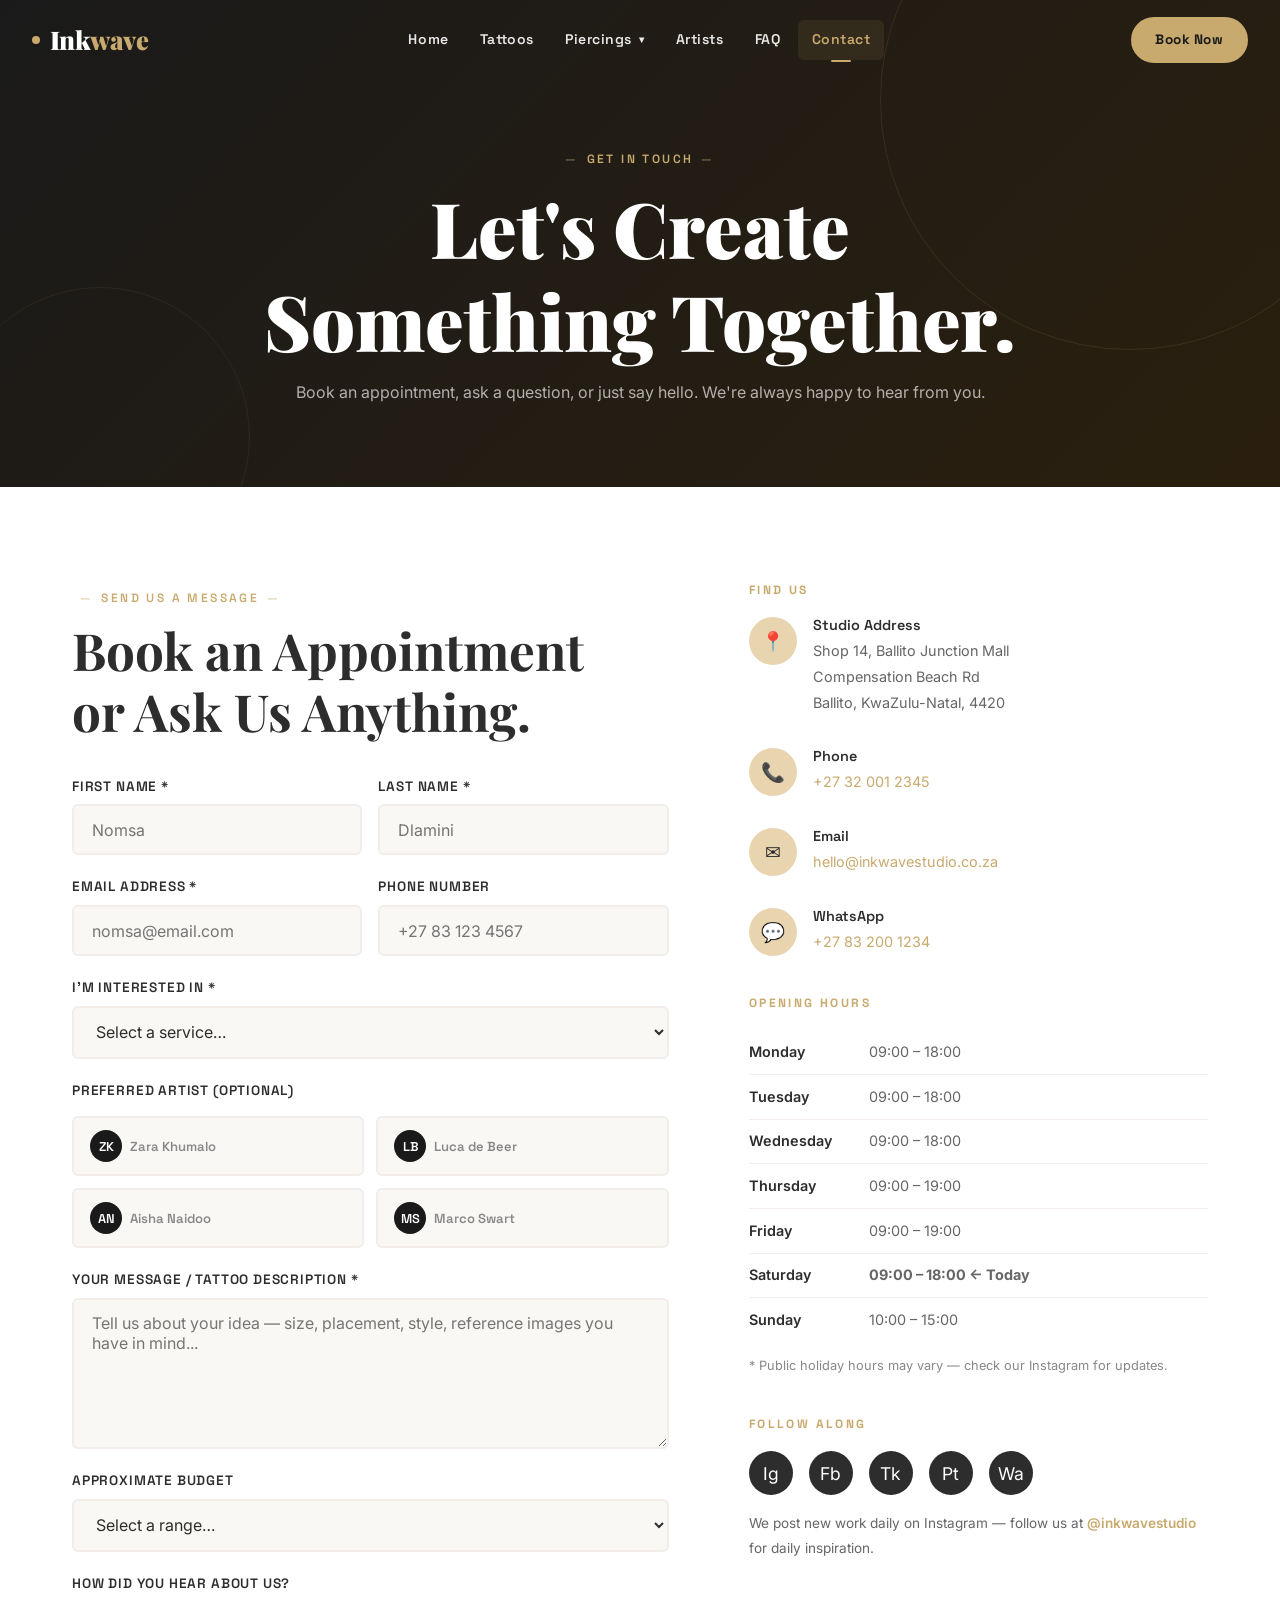
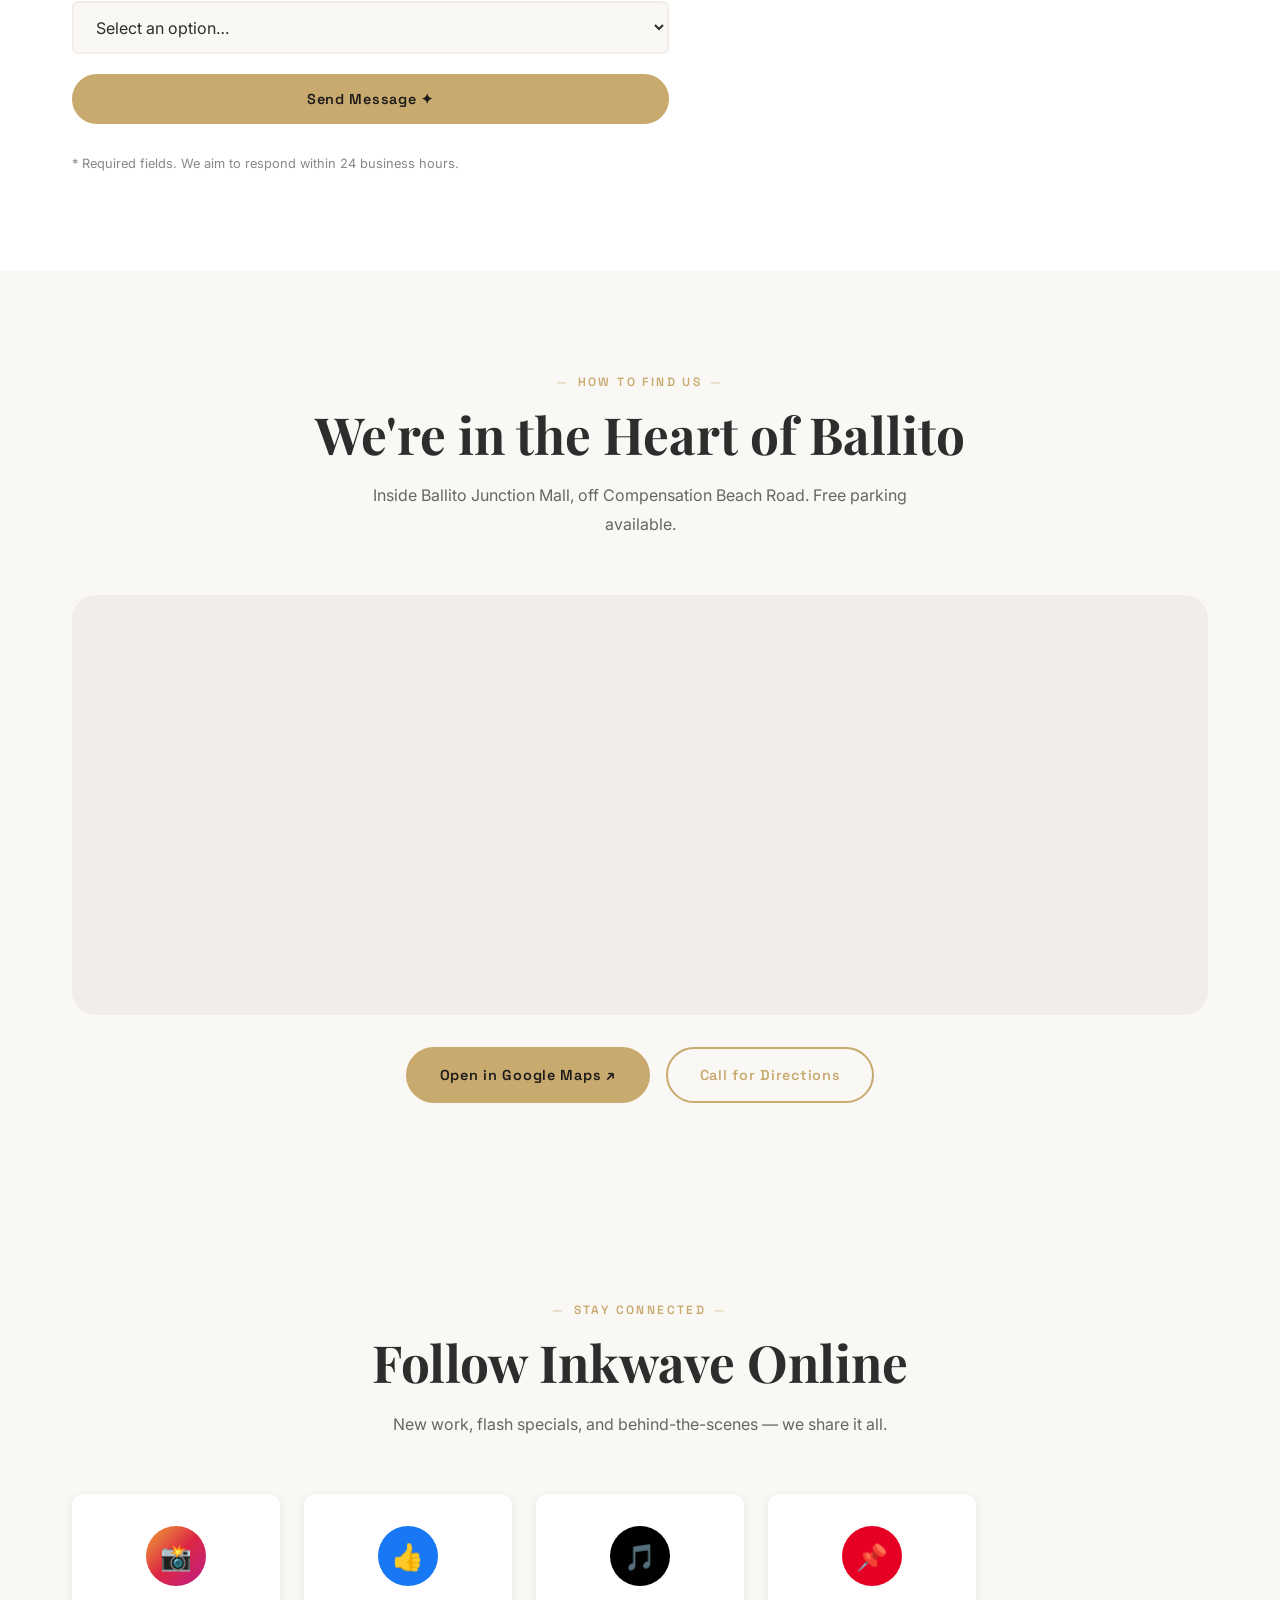
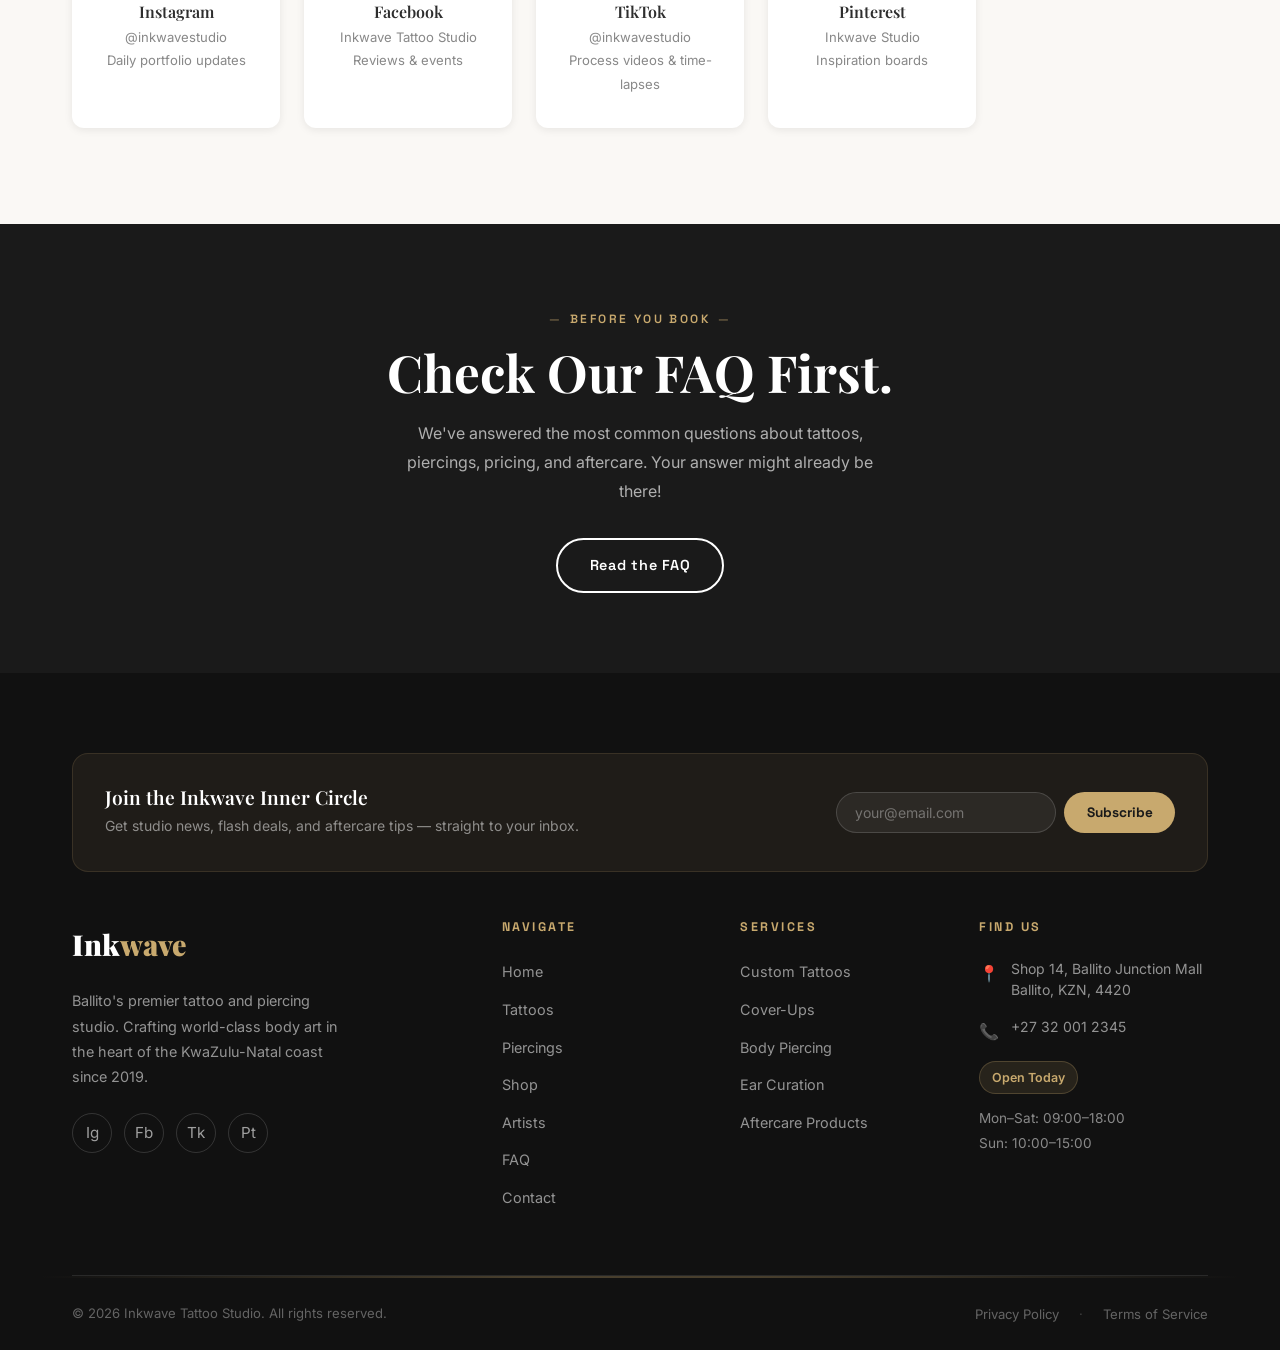
<file: contact.html>
<!DOCTYPE html>
<html lang="en">
<head>
  <meta charset="UTF-8" />
  <meta name="viewport" content="width=device-width, initial-scale=1.0" />
  <meta name="description" content="Contact Inkwave Tattoo Studio in Ballito — book an appointment, ask a question, or just say hi." />
  <title>Contact | Inkwave Tattoo Studio</title>

  <link rel="preconnect" href="https://fonts.googleapis.com" />
  <link rel="preconnect" href="https://fonts.gstatic.com" crossorigin />
  <link href="https://fonts.googleapis.com/css2?family=Playfair+Display:wght@400;600;700;900&family=Inter:wght@300;400;500;600&family=Space+Grotesk:wght@400;500;600;700&display=swap" rel="stylesheet" />

  <link rel="stylesheet" href="css/global.css" />
  <link rel="stylesheet" href="css/navbar.css" />
  <link rel="stylesheet" href="css/footer.css" />

  <style>
    /* ── Contact page specific styles ── */

    /* Hero banner for contact page */
    .contact-hero {
      background: linear-gradient(135deg, var(--clr-dark) 0%, #2a1f0e 100%);
      padding: 9rem 2rem 5rem;
      text-align: center;
      position: relative;
      overflow: hidden;
    }

    /* Decorative gold circle shapes */
    .contact-hero::before {
      content: '';
      position: absolute;
      width: 500px;
      height: 500px;
      border-radius: 50%;
      border: 1px solid rgba(200,169,110,0.12);
      top: -150px;
      right: -100px;
    }

    .contact-hero::after {
      content: '';
      position: absolute;
      width: 300px;
      height: 300px;
      border-radius: 50%;
      border: 1px solid rgba(200,169,110,0.08);
      bottom: -100px;
      left: -50px;
    }

    .contact-hero h1 {
      color: #ffffff;
      position: relative;
      z-index: 1;
    }

    .contact-hero p {
      color: rgba(255,255,255,0.65);
      position: relative;
      z-index: 1;
      max-width: 100%;
      margin: 0.75rem auto 0;
    }

    /* ── Map embed placeholder ── */
    .map-container {
      width: 100%;
      height: 320px;
      border-radius: var(--radius-lg);
      overflow: hidden;
      background: var(--clr-light-grey);
      position: relative;
    }

    .map-container iframe {
      width: 100%;
      height: 100%;
      border: none;
    }

    /* Map fallback if iframe blocked */
    .map-placeholder {
      width: 100%;
      height: 100%;
      display: flex;
      flex-direction: column;
      align-items: center;
      justify-content: center;
      gap: 0.75rem;
      background: linear-gradient(135deg, var(--clr-light-grey), #e0d5c5);
      font-family: var(--ff-display);
    }

    .map-placeholder span {
      font-size: 2.5rem;
    }

    .map-placeholder p {
      font-size: 0.9rem;
      font-weight: 600;
      color: var(--clr-mid-grey);
    }

    /* ── Hours table ── */
    .hours-table {
      width: 100%;
      border-collapse: collapse;
      font-size: 0.9rem;
    }

    .hours-table tr {
      border-bottom: 1px solid var(--clr-light-grey);
    }

    .hours-table tr:last-child {
      border-bottom: none;
    }

    .hours-table td {
      padding: 0.6rem 0;
      color: var(--clr-text-light);
    }

    .hours-table td:first-child {
      font-weight: 600;
      color: var(--clr-accent);
      width: 120px;
    }

    .hours-today {
      color: #2d8a5e !important;
      font-weight: 700 !important;
    }

    /* ── Artist quick-select ── */
    .artist-select-grid {
      display: grid;
      grid-template-columns: repeat(2, 1fr);
      gap: 0.75rem;
      margin-top: 0.5rem;
    }

    .artist-select-btn {
      padding: 0.75rem 1rem;
      border: 2px solid var(--clr-light-grey);
      border-radius: var(--radius-sm);
      background: var(--clr-off-white);
      cursor: pointer;
      font-family: var(--ff-display);
      font-size: 0.82rem;
      font-weight: 600;
      color: var(--clr-mid-grey);
      text-align: left;
      transition: var(--transition);
      display: flex;
      align-items: center;
      gap: 0.5rem;
    }

    .artist-select-btn:hover,
    .artist-select-btn.selected {
      border-color: var(--clr-primary);
      color: var(--clr-primary-dark);
      background: var(--clr-primary-light);
    }

    .artist-select-btn .artist-init {
      width: 32px;
      height: 32px;
      border-radius: 50%;
      background: var(--clr-dark);
      color: var(--clr-white);
      display: flex;
      align-items: center;
      justify-content: center;
      font-size: 0.8rem;
      flex-shrink: 0;
    }

    /* ── Social section ── */
    .social-section {
      background: var(--clr-off-white);
      padding: var(--section-padding);
    }

    .social-cards {
      display: grid;
      grid-template-columns: repeat(auto-fill, minmax(200px, 1fr));
      gap: 1.5rem;
    }

    .social-card {
      background: var(--clr-white);
      border-radius: var(--radius-md);
      padding: 2rem 1.5rem;
      text-align: center;
      box-shadow: var(--shadow-sm);
      transition: var(--transition);
      text-decoration: none;
      display: block;
    }

    .social-card:hover {
      box-shadow: var(--shadow-md);
      transform: translateY(-6px);
    }

    .social-card-icon {
      width: 60px;
      height: 60px;
      border-radius: 50%;
      margin: 0 auto 1rem;
      display: flex;
      align-items: center;
      justify-content: center;
      font-size: 1.6rem;
    }

    .social-card-icon.instagram { background: linear-gradient(135deg, #f09433, #e6683c, #dc2743, #cc2366, #bc1888); }
    .social-card-icon.facebook  { background: #1877f2; }
    .social-card-icon.tiktok    { background: #010101; }
    .social-card-icon.pinterest { background: #e60023; }

    .social-card h4 {
      font-size: 1rem;
      margin-bottom: 0.25rem;
    }

    .social-card p {
      font-size: 0.82rem;
      color: var(--clr-mid-grey);
    }

    /* Responsive */
    @media (max-width: 768px) {
      .contact-grid {
        grid-template-columns: 1fr !important;
        gap: 2.5rem;
      }

      .artist-select-grid {
        grid-template-columns: 1fr;
      }
      
      .form-row {
        grid-template-columns: 1fr !important;
      }
      
      .container {
        padding-left: 1rem;
        padding-right: 1rem;
        overflow-x: hidden;
      }
    }
  </style>
</head>
<body>

  <!-- NAVBAR -->
  <nav class="navbar" role="navigation" aria-label="Main navigation">
    <a href="index.html" class="nav-logo">
      <div class="nav-logo-mark"></div>
      <span class="nav-logo-text">Ink<span>wave</span></span>
    </a>
    <ul class="nav-links">
      <li class="nav-item"><a href="index.html" class="nav-link" data-page="index.html">Home</a></li>
      <li class="nav-item"><a href="tattoos.html" class="nav-link" data-page="tattoos.html">Tattoos</a></li>
      <li class="nav-item has-dropdown">
        <a href="piercings.html" class="nav-link" data-page="piercings.html">
          Piercings <span class="caret">▾</span>
        </a>
        <ul class="dropdown-menu" role="menu">
          <li><a href="piercings.html" role="menuitem">Services</a></li>
          <li><a href="shop.html" role="menuitem">Shop</a></li>
        </ul>
      </li>
      <li class="nav-item"><a href="artists.html" class="nav-link" data-page="artists.html">Artists</a></li>
      <li class="nav-item"><a href="faq.html" class="nav-link" data-page="faq.html">FAQ</a></li>
      <li class="nav-item"><a href="contact.html" class="nav-link" data-page="contact.html">Contact</a></li>
    </ul>
    <a href="contact.html" class="nav-cta">Book Now</a>
    <button class="hamburger" aria-label="Toggle mobile menu"><span></span><span></span><span></span></button>
  </nav>

  <div class="mobile-nav" role="dialog" aria-modal="true">
    <ul class="mobile-nav-links">
      <li><a href="index.html">Home</a></li>
      <li><a href="tattoos.html">Tattoos</a></li>
      <li>
        <span class="mobile-dropdown-toggle">Piercings <span class="mobile-caret" style="display:inline-block;transition:transform .3s;">▾</span></span>
        <ul class="mobile-sub">
          <li><a href="piercings.html">Services</a></li>
          <li><a href="shop.html">Shop</a></li>
        </ul>
      </li>
      <li><a href="artists.html">Artists</a></li>
      <li><a href="faq.html">FAQ</a></li>
      <li><a href="contact.html">Contact</a></li>
    </ul>
    <a href="contact.html" class="mobile-nav-cta">Book an Appointment</a>
    <div class="mobile-nav-social">
      <a href="#" aria-label="Instagram">Ig</a>
      <a href="#" aria-label="Facebook">Fb</a>
      <a href="#" aria-label="TikTok">Tk</a>
    </div>
  </div>


  <!-- ══════════════════════════════════════════
       CONTACT HERO
  ══════════════════════════════════════════ -->
  <div class="contact-hero" aria-label="Contact page header" style="padding-left:1rem;padding-right:1rem;">
    <span class="section-label" style="color:var(--clr-primary);position:relative;z-index:1;">Get in Touch</span>
    <h1>Let's Create<br>Something Together.</h1>
    <p>Book an appointment, ask a question, or just say hello. We're always happy to hear from you.</p>
  </div>


  <!-- ══════════════════════════════════════════
       CONTACT FORM + INFO
  ══════════════════════════════════════════ -->
  <section class="section" aria-label="Contact form and info">
    <div class="container">
      <div class="contact-grid" style="display:grid;grid-template-columns:1.3fr 1fr;gap:5rem;align-items:start;">

        <!-- Left: FORM -->
        <div class="reveal-left">
          <span class="section-label">Send Us a Message</span>
          <h2 style="margin-bottom:2rem;">Book an Appointment<br>or Ask Us Anything.</h2>

          <form class="contact-form" novalidate aria-label="Contact and booking form">

            <!-- Name row -->
            <div class="form-row" style="display:grid;grid-template-columns:1fr 1fr;gap:1rem;">
              <div class="form-group">
                <label for="firstName">First Name *</label>
                <input type="text" id="firstName" name="firstName" placeholder="Nomsa" required autocomplete="given-name" />
              </div>
              <div class="form-group">
                <label for="lastName">Last Name *</label>
                <input type="text" id="lastName" name="lastName" placeholder="Dlamini" required autocomplete="family-name" />
              </div>
            </div>

            <!-- Email & Phone row -->
            <div class="form-row" style="display:grid;grid-template-columns:1fr 1fr;gap:1rem;">
              <div class="form-group">
                <label for="email">Email Address *</label>
                <input type="email" id="email" name="email" placeholder="nomsa@email.com" required autocomplete="email" />
              </div>
              <div class="form-group">
                <label for="phone">Phone Number</label>
                <input type="tel" id="phone" name="phone" placeholder="+27 83 123 4567" autocomplete="tel" />
              </div>
            </div>

            <!-- Service type -->
            <div class="form-group">
              <label for="service">I'm Interested In *</label>
              <select id="service" name="service" required>
                <option value="" disabled selected>Select a service…</option>
                <option value="tattoo-new">New Tattoo</option>
                <option value="tattoo-coverup">Cover-Up Tattoo</option>
                <option value="tattoo-touchup">Touch-Up / Healing Check</option>
                <option value="piercing">Body / Ear Piercing</option>
                <option value="ear-curation">Ear Curation Consultation</option>
                <option value="jewellery">Jewellery Change</option>
                <option value="other">Other / General Enquiry</option>
              </select>
            </div>

            <!-- Artist preference -->
            <div class="form-group">
              <label>Preferred Artist (optional)</label>
              <div class="artist-select-grid">
                <button type="button" class="artist-select-btn" data-artist="zara">
                  <span class="artist-init">ZK</span>
                  Zara Khumalo
                </button>
                <button type="button" class="artist-select-btn" data-artist="luca">
                  <span class="artist-init">LB</span>
                  Luca de Beer
                </button>
                <button type="button" class="artist-select-btn" data-artist="aisha">
                  <span class="artist-init">AN</span>
                  Aisha Naidoo
                </button>
                <button type="button" class="artist-select-btn" data-artist="marco">
                  <span class="artist-init">MS</span>
                  Marco Swart
                </button>
              </div>
              <!-- Hidden input to store artist selection -->
              <input type="hidden" id="selectedArtist" name="artist" value="" />
            </div>

            <!-- Message -->
            <div class="form-group">
              <label for="message">Your Message / Tattoo Description *</label>
              <textarea
                id="message"
                name="message"
                placeholder="Tell us about your idea — size, placement, style, reference images you have in mind..."
                required
                rows="6"
              ></textarea>
            </div>

            <!-- Budget -->
            <div class="form-group">
              <label for="budget">Approximate Budget</label>
              <select id="budget" name="budget">
                <option value="" disabled selected>Select a range…</option>
                <option>Under R 1,000</option>
                <option>R 1,000 – R 2,500</option>
                <option>R 2,500 – R 5,000</option>
                <option>R 5,000 – R 10,000</option>
                <option>R 10,000+</option>
              </select>
            </div>

            <!-- How did you hear -->
            <div class="form-group">
              <label for="source">How did you hear about us?</label>
              <select id="source" name="source">
                <option value="" disabled selected>Select an option…</option>
                <option>Instagram</option>
                <option>TikTok</option>
                <option>Facebook</option>
                <option>Google Search</option>
                <option>Word of mouth / friend</option>
                <option>Walk-past the studio</option>
                <option>Other</option>
              </select>
            </div>

            <!-- Submit -->
            <button type="submit" class="btn btn-primary" style="align-self:flex-start;width:100%;justify-content:center;">
              Send Message ✦
            </button>

            <p style="font-size:.8rem;color:var(--clr-mid-grey);margin-top:.5rem;">
              * Required fields. We aim to respond within 24 business hours.
            </p>

          </form>
        </div>

        <!-- Right: INFO -->
        <div class="reveal-right" style="display:flex;flex-direction:column;gap:2.5rem;">

          <!-- Location -->
          <div>
            <h4 style="font-family:var(--ff-display);font-size:.75rem;font-weight:700;letter-spacing:.2em;text-transform:uppercase;color:var(--clr-primary);margin-bottom:1.25rem;">Find Us</h4>

            <div class="contact-info">
              <div class="contact-info-item">
                <div class="contact-icon">📍</div>
                <div>
                  <h4>Studio Address</h4>
                  <p>Shop 14, Ballito Junction Mall<br>Compensation Beach Rd<br>Ballito, KwaZulu-Natal, 4420</p>
                </div>
              </div>
              <div class="contact-info-item">
                <div class="contact-icon">📞</div>
                <div>
                  <h4>Phone</h4>
                  <p><a href="tel:+27320012345" style="color:var(--clr-primary);">+27 32 001 2345</a></p>
                </div>
              </div>
              <div class="contact-info-item">
                <div class="contact-icon">✉</div>
                <div>
                  <h4>Email</h4>
                  <p><a href="mailto:hello@inkwavestudio.co.za" style="color:var(--clr-primary);">hello@inkwavestudio.co.za</a></p>
                </div>
              </div>
              <div class="contact-info-item">
                <div class="contact-icon">💬</div>
                <div>
                  <h4>WhatsApp</h4>
                  <p><a href="https://wa.me/27832001234" style="color:var(--clr-primary);">+27 83 200 1234</a></p>
                </div>
              </div>
            </div>
          </div>

          <!-- Opening Hours -->
          <div>
            <h4 style="font-family:var(--ff-display);font-size:.75rem;font-weight:700;letter-spacing:.2em;text-transform:uppercase;color:var(--clr-primary);margin-bottom:1.25rem;">Opening Hours</h4>
            <table class="hours-table" aria-label="Studio opening hours">
              <tbody>
                <tr><td>Monday</td><td>09:00 – 18:00</td></tr>
                <tr><td>Tuesday</td><td>09:00 – 18:00</td></tr>
                <tr><td>Wednesday</td><td>09:00 – 18:00</td></tr>
                <tr><td>Thursday</td><td>09:00 – 19:00</td></tr>
                <tr class="hours-today"><td>Friday</td><td>09:00 – 19:00 ← Today</td></tr>
                <tr><td>Saturday</td><td>09:00 – 18:00</td></tr>
                <tr><td>Sunday</td><td>10:00 – 15:00</td></tr>
              </tbody>
            </table>
            <p style="font-size:.8rem;margin-top:.75rem;color:var(--clr-mid-grey);">
              * Public holiday hours may vary — check our Instagram for updates.
            </p>
          </div>

          <!-- Social links -->
          <div>
            <h4 style="font-family:var(--ff-display);font-size:.75rem;font-weight:700;letter-spacing:.2em;text-transform:uppercase;color:var(--clr-primary);margin-bottom:1.25rem;">Follow Along</h4>
            <div class="social-links">
              <a href="#" class="social-link" aria-label="Instagram" title="Instagram">Ig</a>
              <a href="#" class="social-link" aria-label="Facebook" title="Facebook">Fb</a>
              <a href="#" class="social-link" aria-label="TikTok" title="TikTok">Tk</a>
              <a href="#" class="social-link" aria-label="Pinterest" title="Pinterest">Pt</a>
              <a href="#" class="social-link" aria-label="WhatsApp" title="WhatsApp">Wa</a>
            </div>
            <p style="font-size:.85rem;margin-top:1rem;">
              We post new work daily on Instagram — follow us at
              <a href="#" style="color:var(--clr-primary);font-weight:600;">@inkwavestudio</a>
              for daily inspiration.
            </p>
          </div>

        </div><!-- /info column -->
      </div><!-- /contact-grid -->
    </div><!-- /container -->
  </section>


  <!-- ══════════════════════════════════════════
       MAP SECTION
  ══════════════════════════════════════════ -->
  <section class="section section-light" aria-label="Studio location map">
    <div class="container">
      <div class="section-header reveal">
        <span class="section-label">How to Find Us</span>
        <h2>We're in the Heart of Ballito</h2>
        <p>Inside Ballito Junction Mall, off Compensation Beach Road. Free parking available.</p>
      </div>

      <div class="map-container reveal" style="height:420px;">
        <!-- Google Maps embed (replace src with real embed URL for production) -->
        <iframe
          title="Inkwave Studio location map"
          src="https://www.google.com/maps/embed?pb=!1m18!1m12!1m3!1d3462.0!2d32.0488!3d-29.5390!2m3!1f0!2f0!3f0!3m2!1i1024!2i768!4f13.1!3m3!1m2!1s0x0%3A0x0!2sInkwave+Tattoo+Studio!5e0!3m2!1sen!2sza!4v1680000000000!5m2!1sen!2sza"
          allowfullscreen=""
          loading="lazy"
          referrerpolicy="no-referrer-when-downgrade"
          aria-label="Map showing Inkwave Tattoo Studio location in Ballito"
        ></iframe>
      </div>

      <div style="display:flex;gap:1rem;justify-content:center;margin-top:2rem;" class="reveal">
        <a
          href="https://www.google.com/maps/search/Ballito+Junction+Mall,+Ballito"
          target="_blank"
          rel="noopener"
          class="btn btn-primary"
        >
          Open in Google Maps ↗
        </a>
        <a href="tel:+27320012345" class="btn btn-outline">Call for Directions</a>
      </div>
    </div>
  </section>


  <!-- ══════════════════════════════════════════
       SOCIAL MEDIA SECTION
  ══════════════════════════════════════════ -->
  <section class="social-section" aria-label="Social media links">
    <div class="container">
      <div class="section-header reveal">
        <span class="section-label">Stay Connected</span>
        <h2>Follow Inkwave Online</h2>
        <p>New work, flash specials, and behind-the-scenes — we share it all.</p>
      </div>

      <div class="social-cards">

        <a href="#" class="social-card reveal delay-1" aria-label="Follow Inkwave on Instagram">
          <div class="social-card-icon instagram">📸</div>
          <h4>Instagram</h4>
          <p>@inkwavestudio<br>Daily portfolio updates</p>
        </a>

        <a href="#" class="social-card reveal delay-2" aria-label="Follow Inkwave on Facebook">
          <div class="social-card-icon facebook">👍</div>
          <h4>Facebook</h4>
          <p>Inkwave Tattoo Studio<br>Reviews &amp; events</p>
        </a>

        <a href="#" class="social-card reveal delay-3" aria-label="Follow Inkwave on TikTok">
          <div class="social-card-icon tiktok">🎵</div>
          <h4>TikTok</h4>
          <p>@inkwavestudio<br>Process videos &amp; time-lapses</p>
        </a>

        <a href="#" class="social-card reveal delay-4" aria-label="Follow Inkwave on Pinterest">
          <div class="social-card-icon pinterest">📌</div>
          <h4>Pinterest</h4>
          <p>Inkwave Studio<br>Inspiration boards</p>
        </a>

      </div>
    </div>
  </section>


  <!-- ══════════════════════════════════════════
       FAQ TEASER
  ══════════════════════════════════════════ -->
  <section style="background:var(--clr-dark);padding:5rem 2rem;text-align:center;" aria-label="FAQ link">
    <div class="container reveal">
      <span class="section-label" style="color:var(--clr-primary);">Before You Book</span>
      <h2 style="color:#fff;margin-bottom:1rem;">Check Our FAQ First.</h2>
      <p style="color:rgba(255,255,255,.65);max-width:480px;margin:0 auto 2rem;">
        We've answered the most common questions about tattoos, piercings, pricing,
        and aftercare. Your answer might already be there!
      </p>
      <a href="faq.html" class="btn btn-outline-white">Read the FAQ</a>
    </div>
  </section>


  <!-- FOOTER -->
  <footer class="footer" role="contentinfo">
    <div class="container">
      <div class="footer-newsletter">
        <div>
          <h4>Join the Inkwave Inner Circle</h4>
          <p>Get studio news, flash deals, and aftercare tips — straight to your inbox.</p>
        </div>
        <form class="newsletter-form" aria-label="Newsletter signup">
          <input type="email" placeholder="your@email.com" required aria-label="Email address" />
          <button type="submit">Subscribe</button>
        </form>
      </div>
      <div class="footer-grid">
        <div class="footer-brand">
          <a href="index.html" class="footer-logo">Ink<span>wave</span></a>
          <p>Ballito's premier tattoo and piercing studio. Crafting world-class body art in the heart of the KwaZulu-Natal coast since 2019.</p>
          <div class="footer-social">
            <a href="#" aria-label="Instagram">Ig</a>
            <a href="#" aria-label="Facebook">Fb</a>
            <a href="#" aria-label="TikTok">Tk</a>
            <a href="#" aria-label="Pinterest">Pt</a>
          </div>
        </div>
        <div class="footer-col">
          <h4>Navigate</h4>
          <ul>
            <li><a href="index.html">Home</a></li>
            <li><a href="tattoos.html">Tattoos</a></li>
            <li><a href="piercings.html">Piercings</a></li>
            <li><a href="shop.html">Shop</a></li>
            <li><a href="artists.html">Artists</a></li>
            <li><a href="faq.html">FAQ</a></li>
            <li><a href="contact.html">Contact</a></li>
          </ul>
        </div>
        <div class="footer-col">
          <h4>Services</h4>
          <ul>
            <li><a href="tattoos.html">Custom Tattoos</a></li>
            <li><a href="tattoos.html">Cover-Ups</a></li>
            <li><a href="piercings.html">Body Piercing</a></li>
            <li><a href="piercings.html">Ear Curation</a></li>
            <li><a href="shop.html">Aftercare Products</a></li>
          </ul>
        </div>
        <div class="footer-col">
          <h4>Find Us</h4>
          <div class="footer-contact-list">
            <div class="footer-contact-item">
              <span class="footer-icon">📍</span>
              <p>Shop 14, Ballito Junction Mall<br>Ballito, KZN, 4420</p>
            </div>
            <div class="footer-contact-item">
              <span class="footer-icon">📞</span>
              <a href="tel:+27320012345">+27 32 001 2345</a>
            </div>
            <div>
              <div class="footer-hours">Open Today</div>
              <p style="font-size:.85rem;color:rgba(255,255,255,.5);">Mon–Sat: 09:00–18:00<br>Sun: 10:00–15:00</p>
            </div>
          </div>
        </div>
      </div>
    </div>
    <div class="footer-accent-strip"></div>
    <div class="container">
      <div class="footer-bottom">
        <p>© 2026 Inkwave Tattoo Studio. All rights reserved.</p>
        <div class="footer-bottom-links">
          <a href="#">Privacy Policy</a>
          <a href="#">Terms of Service</a>
        </div>
      </div>
    </div>
  </footer>

  <script src="js/main.js"></script>

  <script>
    /* Artist selector button toggle */
    const artistBtns = document.querySelectorAll('.artist-select-btn');
    const artistInput = document.getElementById('selectedArtist');

    artistBtns.forEach(btn => {
      btn.addEventListener('click', () => {
        artistBtns.forEach(b => b.classList.remove('selected'));
        btn.classList.add('selected');
        if (artistInput) artistInput.value = btn.dataset.artist || '';
      });
    });

    /* Mark today's hours row dynamically */
    (function markToday() {
      const days = ['Sunday','Monday','Tuesday','Wednesday','Thursday','Friday','Saturday'];
      const today = days[new Date().getDay()];
      const cells = document.querySelectorAll('.hours-table td:first-child');
      cells.forEach(cell => {
        if (cell.textContent.trim() === today) {
          const row = cell.parentElement;
          row.classList.add('hours-today');
          const timeCell = row.querySelector('td:last-child');
          if (timeCell && !timeCell.textContent.includes('← Today')) {
            timeCell.textContent += ' ← Today';
          }
        } else {
          cell.parentElement.classList.remove('hours-today');
          const timeCell = cell.parentElement.querySelector('td:last-child');
          if (timeCell) {
            timeCell.textContent = timeCell.textContent.replace(' ← Today', '');
          }
        }
      });
    })();
  </script>

</body>
</html>
</file>
<file: css/global.css>
/* ============================================================
   GLOBAL CSS — Inkwave Tattoo Studio, Ballito
   Handles: reset, typography, layout utilities, sections,
            animations, buttons, cards, responsive helpers
   ============================================================ */

/* ── Google Fonts ── */
@import url('https://fonts.googleapis.com/css2?family=Playfair+Display:wght@400;600;700;900&family=Inter:wght@300;400;500;600&family=Space+Grotesk:wght@400;500;600;700&display=swap');

/* ── CSS Variables ── */
:root {
  /* Brand Colors */
  --clr-primary:       #c8a96e;   /* warm gold */
  --clr-primary-dark:  #a8854a;
  --clr-primary-light: #e8d5b0;
  --clr-accent:        #2d2d2d;   /* near-black */
  --clr-dark:          #1a1a1a;
  --clr-white:         #ffffff;
  --clr-off-white:     #faf8f5;
  --clr-light-grey:    #f2ede8;
  --clr-mid-grey:      #888888;
  --clr-text:          #2d2d2d;
  --clr-text-light:    #666666;

  /* Typography */
  --ff-heading:  'Playfair Display', serif;
  --ff-body:     'Inter', sans-serif;
  --ff-display:  'Space Grotesk', sans-serif;

  /* Spacing */
  --section-padding: 6rem 2rem;
  --container-max:   1200px;

  /* Transitions */
  --transition: all 0.35s cubic-bezier(0.4, 0, 0.2, 1);
  --transition-slow: all 0.6s cubic-bezier(0.4, 0, 0.2, 1);

  /* Shadows */
  --shadow-sm:  0 2px 8px rgba(0,0,0,0.08);
  --shadow-md:  0 8px 30px rgba(0,0,0,0.12);
  --shadow-lg:  0 20px 60px rgba(0,0,0,0.18);

  /* Border Radius */
  --radius-sm:  6px;
  --radius-md:  12px;
  --radius-lg:  24px;
}

/* ── Reset & Base ── */
*, *::before, *::after {
  box-sizing: border-box;
  margin: 0;
  padding: 0;
}

html {
  scroll-behavior: smooth;
  font-size: 16px;
}

body {
  font-family: var(--ff-body);
  color: var(--clr-text);
  background-color: var(--clr-white);
  line-height: 1.7;
  overflow-x: hidden;
}

img {
  max-width: 100%;
  height: auto;
  display: block;
}

a {
  color: inherit;
  text-decoration: none;
}

ul {
  list-style: none;
}

/* ── Container ── */
.container {
  width: 100%;
  max-width: var(--container-max);
  margin: 0 auto;
  padding: 0 2rem;
}

/* ── Typography ── */
h1, h2, h3, h4, h5 {
  font-family: var(--ff-heading);
  line-height: 1.2;
  color: var(--clr-accent);
}

h1 { font-size: clamp(2.5rem, 6vw, 5rem); font-weight: 900; }
h2 { font-size: clamp(2rem, 4vw, 3.2rem); font-weight: 700; }
h3 { font-size: clamp(1.4rem, 2.5vw, 2rem); font-weight: 600; }
h4 { font-size: 1.2rem; font-weight: 600; }

p {
  font-size: 1rem;
  color: var(--clr-text-light);
  line-height: 1.8;
}

/* ── Section Layout ── */
.section {
  padding: var(--section-padding);
}

.section-light {
  background-color: var(--clr-off-white);
}

.section-dark {
  background-color: var(--clr-accent);
}

.section-gold {
  background-color: var(--clr-primary);
}

/* ── Section Header (centered label + title) ── */
.section-header {
  text-align: center;
  margin-bottom: 3.5rem;
}

.section-label {
  display: inline-block;
  font-family: var(--ff-display);
  font-size: 0.75rem;
  font-weight: 600;
  letter-spacing: 0.2em;
  text-transform: uppercase;
  color: var(--clr-primary);
  margin-bottom: 0.75rem;
}

.section-label::before,
.section-label::after {
  content: '—';
  margin: 0 0.5rem;
  opacity: 0.5;
}

.section-header h2 {
  margin-bottom: 1rem;
}

.section-header p {
  max-width: 600px;
  margin: 0 auto;
}

/* ── Buttons ── */
.btn {
  display: inline-flex;
  align-items: center;
  gap: 0.5rem;
  padding: 0.85rem 2rem;
  border-radius: 50px;
  font-family: var(--ff-display);
  font-size: 0.9rem;
  font-weight: 600;
  letter-spacing: 0.05em;
  cursor: pointer;
  border: 2px solid transparent;
  transition: var(--transition);
  text-decoration: none;
  white-space: nowrap;
}

/* Primary button – gold fill */
.btn-primary {
  background-color: var(--clr-primary);
  color: var(--clr-dark);
  border-color: var(--clr-primary);
}

.btn-primary:hover {
  background-color: var(--clr-primary-dark);
  border-color: var(--clr-primary-dark);
  transform: translateY(-2px);
  box-shadow: 0 8px 20px rgba(200, 169, 110, 0.4);
}

/* Outline button – transparent with gold border */
.btn-outline {
  background-color: transparent;
  color: var(--clr-primary);
  border-color: var(--clr-primary);
}

.btn-outline:hover {
  background-color: var(--clr-primary);
  color: var(--clr-dark);
  transform: translateY(-2px);
  box-shadow: 0 8px 20px rgba(200, 169, 110, 0.4);
}

/* White outline button (on dark backgrounds) */
.btn-outline-white {
  background-color: transparent;
  color: var(--clr-white);
  border-color: var(--clr-white);
}

.btn-outline-white:hover {
  background-color: var(--clr-white);
  color: var(--clr-dark);
  transform: translateY(-2px);
}

/* Dark button */
.btn-dark {
  background-color: var(--clr-dark);
  color: var(--clr-white);
  border-color: var(--clr-dark);
}

.btn-dark:hover {
  background-color: var(--clr-accent);
  transform: translateY(-2px);
  box-shadow: var(--shadow-md);
}

/* ── Cards ── */
.card {
  background: var(--clr-white);
  border-radius: var(--radius-md);
  box-shadow: var(--shadow-sm);
  overflow: hidden;
  transition: var(--transition);
}

.card:hover {
  box-shadow: var(--shadow-md);
  transform: translateY(-6px);
}

/* ── Image Zoom Container ── */
.img-zoom {
  overflow: hidden;
  border-radius: var(--radius-md);
}

.img-zoom img {
  width: 100%;
  height: 100%;
  object-fit: cover;
  transition: transform 0.6s cubic-bezier(0.4, 0, 0.2, 1);
}

.img-zoom:hover img {
  transform: scale(1.07);
}

/* ── Gold Divider ── */
.gold-divider {
  width: 60px;
  height: 3px;
  background: var(--clr-primary);
  margin: 1rem 0;
}

.gold-divider-center {
  margin: 1rem auto;
}

/* ── Tag / Badge ── */
.tag {
  display: inline-block;
  padding: 0.3rem 0.9rem;
  background: var(--clr-primary-light);
  color: var(--clr-primary-dark);
  border-radius: 50px;
  font-size: 0.75rem;
  font-weight: 600;
  letter-spacing: 0.05em;
  text-transform: uppercase;
}

/* ── Scroll-Reveal Animation ── */
.reveal {
  opacity: 0;
  transform: translateY(40px);
  transition: opacity 0.7s ease, transform 0.7s ease;
}

.reveal.visible {
  opacity: 1;
  transform: translateY(0);
}

.reveal-left {
  opacity: 0;
  transform: translateX(-50px);
  transition: opacity 0.7s ease, transform 0.7s ease;
}

.reveal-left.visible {
  opacity: 1;
  transform: translateX(0);
}

.reveal-right {
  opacity: 0;
  transform: translateX(50px);
  transition: opacity 0.7s ease, transform 0.7s ease;
}

.reveal-right.visible {
  opacity: 1;
  transform: translateX(0);
}

/* Stagger delay helpers */
.delay-1 { transition-delay: 0.1s; }
.delay-2 { transition-delay: 0.2s; }
.delay-3 { transition-delay: 0.3s; }
.delay-4 { transition-delay: 0.4s; }
.delay-5 { transition-delay: 0.5s; }

/* ── Hero Shared Styles ── */
.hero {
  position: relative;
  width: 100%;
  min-height: 100vh;
  display: flex;
  align-items: center;
  justify-content: center;
  overflow: hidden;
}

.hero-bg {
  position: absolute;
  inset: 0;
  background-size: cover;
  background-position: center;
  background-attachment: fixed;
}

.hero-overlay {
  position: absolute;
  inset: 0;
  background: linear-gradient(
    135deg,
    rgba(26,26,26,0.75) 0%,
    rgba(26,26,26,0.45) 100%
  );
}

.hero-content {
  position: relative;
  z-index: 2;
  text-align: center;
  color: var(--clr-white);
  padding: 2rem;
  max-width: 800px;
}

.hero-content h1 {
  color: var(--clr-white);
  margin-bottom: 1rem;
  text-shadow: 0 2px 20px rgba(0,0,0,0.4);
}

.hero-content p {
  color: rgba(255,255,255,0.85);
  font-size: 1.15rem;
  margin-bottom: 2rem;
}

/* ── Split Hero (Tattoos / Piercings) ── */
.split-hero {
  display: grid;
  grid-template-columns: 1fr 1fr;
  min-height: 100vh;
  margin-top: 80px; /* navbar height */
}

.split-hero-image {
  position: relative;
  overflow: hidden;
}

.split-hero-image img {
  width: 100%;
  height: 100%;
  object-fit: cover;
  transition: transform 0.8s ease;
}

.split-hero-image:hover img {
  transform: scale(1.04);
}

.split-hero-text {
  display: flex;
  flex-direction: column;
  justify-content: center;
  padding: 5rem 4rem;
  background-color: var(--clr-dark);
  color: var(--clr-white);
}

.split-hero-text .section-label {
  text-align: left;
}

.split-hero-text h1 {
  color: var(--clr-white);
  margin-bottom: 1.5rem;
}

.split-hero-text p {
  color: rgba(255,255,255,0.75);
  margin-bottom: 2rem;
  font-size: 1.05rem;
}

/* ── Utility ── */
.text-center { text-align: center; }
.text-white  { color: var(--clr-white) !important; }
.text-gold   { color: var(--clr-primary) !important; }
.mt-1 { margin-top: 1rem; }
.mt-2 { margin-top: 2rem; }
.mb-1 { margin-bottom: 1rem; }
.mb-2 { margin-bottom: 2rem; }
.flex-center { display: flex; align-items: center; justify-content: center; }
.gap-1 { gap: 1rem; }
.gap-2 { gap: 2rem; }

/* ── Review Stars ── */
.stars {
  color: var(--clr-primary);
  font-size: 1.1rem;
  letter-spacing: 2px;
  margin-bottom: 0.75rem;
}

/* ── Process / Steps Grid ── */
.steps-grid {
  display: grid;
  grid-template-columns: repeat(auto-fit, minmax(280px, 1fr));
  gap: 2rem;
}

.step-card {
  background: var(--clr-white);
  border-radius: var(--radius-md);
  padding: 2.5rem 2rem;
  box-shadow: var(--shadow-sm);
  border-left: 4px solid var(--clr-primary);
  transition: var(--transition);
}

.step-card:hover {
  box-shadow: var(--shadow-md);
  transform: translateY(-4px);
}

.step-number {
  font-family: var(--ff-display);
  font-size: 3rem;
  font-weight: 700;
  color: var(--clr-primary-light);
  line-height: 1;
  margin-bottom: 0.5rem;
}

.step-card h4 {
  font-size: 1.1rem;
  margin-bottom: 0.75rem;
  color: var(--clr-accent);
}

.step-card p {
  font-size: 0.92rem;
}

/* ── Product Grid (Shop) ── */
.product-grid {
  display: grid;
  grid-template-columns: repeat(auto-fill, minmax(250px, 1fr));
  gap: 2rem;
}

.product-card {
  background: var(--clr-white);
  border-radius: var(--radius-md);
  overflow: hidden;
  box-shadow: var(--shadow-sm);
  transition: var(--transition);
}

.product-card:hover {
  box-shadow: var(--shadow-md);
  transform: translateY(-6px);
}

.product-card-img {
  height: 260px;
  overflow: hidden;
}

.product-card-img img {
  width: 100%;
  height: 100%;
  object-fit: cover;
  transition: transform 0.5s ease;
}

.product-card:hover .product-card-img img {
  transform: scale(1.06);
}

.product-card-body {
  padding: 1.25rem 1.5rem;
}

.product-card-body h4 {
  font-size: 1rem;
  margin-bottom: 0.4rem;
  color: var(--clr-accent);
}

.product-price {
  font-family: var(--ff-display);
  font-size: 1.1rem;
  font-weight: 700;
  color: var(--clr-primary-dark);
  margin-bottom: 1rem;
}

/* ── FAQ Staggered Layout ── */
.faq-section {
  display: grid;
  grid-template-columns: 1fr 1fr;
  gap: 4rem;
  align-items: center;
  padding: 5rem 0;
}

.faq-section.reverse {
  direction: rtl;
}

.faq-section.reverse > * {
  direction: ltr;
}

.faq-text h3 {
  margin-bottom: 1rem;
  font-size: clamp(1.3rem, 2.5vw, 1.8rem);
}

.faq-text p {
  font-size: 0.98rem;
  line-height: 1.9;
}

.faq-img {
  border-radius: var(--radius-lg);
  overflow: hidden;
  aspect-ratio: 4/3;
}

.faq-img img {
  width: 100%;
  height: 100%;
  object-fit: cover;
  transition: transform 0.6s ease;
}

.faq-img:hover img {
  transform: scale(1.05);
}

/* ── Artist Gallery Grid ── */
.artist-grid {
  display: grid;
  grid-template-columns: repeat(2, 1fr);
  gap: 3rem;
}

.artist-card {
  background: var(--clr-white);
  border-radius: var(--radius-lg);
  overflow: hidden;
  box-shadow: var(--shadow-sm);
  transition: var(--transition);
}

.artist-card:hover {
  box-shadow: var(--shadow-lg);
  transform: translateY(-8px);
}

.artist-card-gallery {
  display: grid;
  grid-template-columns: repeat(3, 1fr);
  gap: 4px;
  height: 250px;
}

.artist-card-gallery .gallery-item {
  overflow: hidden;
}

.artist-card-gallery .gallery-item img {
  width: 100%;
  height: 100%;
  object-fit: cover;
  transition: transform 0.5s ease;
}

.artist-card:hover .gallery-item img {
  transform: scale(1.08);
}

.artist-card-info {
  padding: 2rem;
}

.artist-card-info h3 {
  font-size: 1.5rem;
  margin-bottom: 0.3rem;
}

.artist-card-info .specialty {
  font-family: var(--ff-display);
  font-size: 0.82rem;
  color: var(--clr-primary);
  font-weight: 600;
  text-transform: uppercase;
  letter-spacing: 0.1em;
  margin-bottom: 0.75rem;
}

.artist-card-info p {
  font-size: 0.93rem;
}

/* ── Contact Form ── */
.contact-grid {
  display: grid;
  grid-template-columns: 1.2fr 1fr;
  gap: 4rem;
  align-items: start;
}

.contact-form {
  display: flex;
  flex-direction: column;
  gap: 1.25rem;
}

.form-group {
  display: flex;
  flex-direction: column;
  gap: 0.4rem;
}

.form-group label {
  font-family: var(--ff-display);
  font-size: 0.85rem;
  font-weight: 600;
  color: var(--clr-accent);
  text-transform: uppercase;
  letter-spacing: 0.06em;
}

.form-group input,
.form-group textarea,
.form-group select {
  padding: 0.85rem 1.1rem;
  border: 2px solid var(--clr-light-grey);
  border-radius: var(--radius-sm);
  font-family: var(--ff-body);
  font-size: 1rem;
  color: var(--clr-text);
  background: var(--clr-off-white);
  transition: var(--transition);
  outline: none;
}

.form-group input:focus,
.form-group textarea:focus,
.form-group select:focus {
  border-color: var(--clr-primary);
  background: var(--clr-white);
  box-shadow: 0 0 0 4px rgba(200, 169, 110, 0.15);
}

.form-group textarea {
  resize: vertical;
  min-height: 150px;
}

/* Contact info sidebar */
.contact-info {
  display: flex;
  flex-direction: column;
  gap: 2rem;
}

.contact-info-item {
  display: flex;
  align-items: flex-start;
  gap: 1rem;
}

.contact-icon {
  width: 48px;
  height: 48px;
  border-radius: 50%;
  background: var(--clr-primary-light);
  display: flex;
  align-items: center;
  justify-content: center;
  flex-shrink: 0;
  font-size: 1.2rem;
}

.contact-info-item h4 {
  font-size: 0.9rem;
  margin-bottom: 0.25rem;
  font-family: var(--ff-display);
}

.contact-info-item p {
  font-size: 0.9rem;
}

/* Social links */
.social-links {
  display: flex;
  gap: 1rem;
  margin-top: 1rem;
}

.social-link {
  width: 44px;
  height: 44px;
  border-radius: 50%;
  background: var(--clr-accent);
  color: var(--clr-white);
  display: flex;
  align-items: center;
  justify-content: center;
  font-size: 1.1rem;
  transition: var(--transition);
  text-decoration: none;
}

.social-link:hover {
  background: var(--clr-primary);
  transform: translateY(-3px);
}

/* ── Page Header Banner ── */
.page-header {
  background: var(--clr-dark);
  padding: 9rem 2rem 4rem;
  text-align: center;
  color: var(--clr-white);
}

.page-header h1 {
  color: var(--clr-white);
}

.page-header p {
  color: rgba(255,255,255,0.7);
  margin-top: 0.5rem;
  font-size: 1.1rem;
}

/* ── Aftercare Section ── */
.aftercare-section {
  background: linear-gradient(135deg, var(--clr-off-white) 0%, var(--clr-light-grey) 100%);
  padding: var(--section-padding);
}

.aftercare-content {
  display: grid;
  grid-template-columns: 1fr 1fr;
  gap: 4rem;
  align-items: center;
}

.aftercare-list {
  list-style: none;
  display: flex;
  flex-direction: column;
  gap: 1rem;
  margin-top: 1.5rem;
}

.aftercare-list li {
  display: flex;
  align-items: flex-start;
  gap: 0.75rem;
  font-size: 0.95rem;
  color: var(--clr-text-light);
}

.aftercare-list li::before {
  content: '✦';
  color: var(--clr-primary);
  flex-shrink: 0;
  margin-top: 0.15rem;
}

/* ── About Section ── */
.about-section {
  padding: var(--section-padding);
  background: var(--clr-white);
}

.about-grid {
  display: grid;
  grid-template-columns: 1fr 1fr;
  gap: 5rem;
  align-items: center;
}

.about-image {
  position: relative;
}

.about-image img {
  width: 100%;
  height: 500px;
  object-fit: cover;
  border-radius: var(--radius-lg);
}

/* Decorative box behind image */
.about-image::before {
  content: '';
  position: absolute;
  top: -20px;
  left: -20px;
  width: 60%;
  height: 60%;
  border: 3px solid var(--clr-primary);
  border-radius: var(--radius-lg);
  z-index: -1;
}

.about-text .section-label { text-align: left; }
.about-text h2 { margin-bottom: 1.25rem; }
.about-text p { margin-bottom: 1rem; }

.stat-row {
  display: flex;
  gap: 2.5rem;
  margin-top: 2rem;
  padding-top: 2rem;
  border-top: 1px solid var(--clr-light-grey);
}

.stat-item h3 {
  font-size: 2.2rem;
  color: var(--clr-primary);
  font-family: var(--ff-display);
  font-weight: 700;
}

.stat-item p {
  font-size: 0.85rem;
  margin: 0;
  color: var(--clr-mid-grey);
}

/* ── Artist Banner ── */
.artist-banner {
  display: grid;
  grid-template-columns: 1fr 1fr;
  min-height: 420px;
  overflow: hidden;
}

.artist-banner.reverse {
  direction: rtl;
}

.artist-banner.reverse > * {
  direction: ltr;
}

.artist-banner-img {
  overflow: hidden;
}

.artist-banner-img img {
  width: 100%;
  height: 100%;
  object-fit: cover;
  transition: transform 0.7s ease;
}

.artist-banner:hover .artist-banner-img img {
  transform: scale(1.05);
}

.artist-banner-text {
  display: flex;
  flex-direction: column;
  justify-content: center;
  padding: 3.5rem 4rem;
  background: var(--clr-off-white);
}

.artist-banner.dark .artist-banner-text {
  background: var(--clr-dark);
  color: var(--clr-white);
}

.artist-banner.dark h3,
.artist-banner.dark h4 {
  color: var(--clr-white);
}

.artist-banner-text h4 {
  font-family: var(--ff-display);
  font-size: 0.8rem;
  font-weight: 600;
  text-transform: uppercase;
  letter-spacing: 0.15em;
  color: var(--clr-primary);
  margin-bottom: 0.5rem;
}

.artist-banner-text h3 {
  font-size: clamp(1.8rem, 3vw, 2.5rem);
  margin-bottom: 0.75rem;
}

.artist-banner-text p {
  max-width: 420px;
  margin-bottom: 1.75rem;
}

/* ── Reviews ── */
.reviews-section {
  padding: var(--section-padding);
  background: var(--clr-light-grey);
}

.reviews-grid {
  display: grid;
  grid-template-columns: repeat(auto-fill, minmax(300px, 1fr));
  gap: 2rem;
}

.review-card {
  background: var(--clr-white);
  border-radius: var(--radius-md);
  padding: 2rem;
  box-shadow: var(--shadow-sm);
  transition: var(--transition);
  position: relative;
}

.review-card:hover {
  box-shadow: var(--shadow-md);
  transform: translateY(-4px);
}

.review-card::before {
  content: '"';
  font-family: var(--ff-heading);
  font-size: 5rem;
  color: var(--clr-primary-light);
  position: absolute;
  top: -0.5rem;
  left: 1.25rem;
  line-height: 1;
}

.review-card p {
  margin-top: 1.5rem;
  font-size: 0.95rem;
  font-style: italic;
  color: var(--clr-text-light);
}

.review-author {
  display: flex;
  align-items: center;
  gap: 0.75rem;
  margin-top: 1.5rem;
}

.review-avatar {
  width: 44px;
  height: 44px;
  border-radius: 50%;
  object-fit: cover;
}

.review-author-info h5 {
  font-size: 0.9rem;
  font-weight: 600;
  color: var(--clr-accent);
}

.review-author-info small {
  font-size: 0.8rem;
  color: var(--clr-mid-grey);
}

/* ── Responsive ── */
@media (max-width: 1024px) {
  .about-grid,
  .aftercare-content,
  .contact-grid {
    grid-template-columns: 1fr;
    gap: 3rem;
  }

  .about-image::before { display: none; }

  .artist-grid {
    grid-template-columns: 1fr;
  }

  .faq-section {
    grid-template-columns: 1fr;
    gap: 2rem;
  }

  .faq-section.reverse { direction: ltr; }
}

@media (max-width: 768px) {
  :root {
    --section-padding: 4rem 1.5rem;
  }

  .split-hero {
    grid-template-columns: 1fr;
    min-height: auto;
  }

  .split-hero-image {
    height: 50vh;
  }

  .split-hero-text {
    padding: 3rem 2rem;
  }

  .split-hero-text h1 {
    font-size: clamp(2rem, 6vw, 3rem);
  }

  .artist-banner,
  .artist-banner.reverse {
    grid-template-columns: 1fr;
    direction: ltr;
  }

  .artist-banner-img {
    height: 300px;
  }

  .artist-banner-text {
    padding: 2.5rem 2rem;
  }

  .stat-row {
    gap: 1.5rem;
  }

  .product-grid {
    grid-template-columns: repeat(auto-fill, minmax(200px, 1fr));
  }

  .faq-section {
    padding: 3rem 0;
  }

  .contact-grid {
    grid-template-columns: 1fr;
  }
}

@media (max-width: 480px) {
  .btn {
    padding: 0.75rem 1.5rem;
    font-size: 0.85rem;
  }

  .stat-row {
    flex-wrap: wrap;
  }

  .artist-card-gallery {
    height: 180px;
  }

  .reviews-grid {
    grid-template-columns: 1fr;
  }
}
</file>
<file: css/navbar.css>
/* ============================================================
   NAVBAR CSS — Inkwave Tattoo Studio
   Sticky top navigation bar with dropdown and hamburger menu
   ============================================================ */

/* ── Navbar Shell ── */
.navbar {
  position: fixed;
  top: 0;
  left: 0;
  width: 100%;
  z-index: 1000;
  padding: 0 2rem;
  height: 80px;
  display: flex;
  align-items: center;
  justify-content: space-between;
  background: rgba(255, 255, 255, 0.0);
  backdrop-filter: blur(0px);
  transition: background 0.4s ease, backdrop-filter 0.4s ease, box-shadow 0.4s ease;
}

/* Scrolled state — navbar becomes solid white */
.navbar.scrolled {
  background: rgba(255, 255, 255, 0.97);
  backdrop-filter: blur(12px);
  box-shadow: 0 2px 24px rgba(0, 0, 0, 0.08);
}

/* ── Logo ── */
.nav-logo {
  display: flex;
  align-items: center;
  gap: 0.6rem;
  text-decoration: none;
  flex-shrink: 0;
}

.nav-logo-text {
  font-family: 'Playfair Display', serif;
  font-size: 1.6rem;
  font-weight: 900;
  color: #ffffff;
  letter-spacing: -0.02em;
  transition: color 0.4s ease;
  line-height: 1;
}

.nav-logo-text span {
  color: #c8a96e; /* gold accent */
}

.navbar.scrolled .nav-logo-text {
  color: #1a1a1a;
}

/* Logo mark (decorative dot) */
.nav-logo-mark {
  width: 8px;
  height: 8px;
  border-radius: 50%;
  background: #c8a96e;
  flex-shrink: 0;
}

/* ── Nav Links List ── */
.nav-links {
  display: flex;
  align-items: center;
  gap: 0.25rem;
  list-style: none;
  margin: 0;
  padding: 0;
}

/* ── Individual Nav Item ── */
.nav-item {
  position: relative;
}

.nav-link {
  display: flex;
  align-items: center;
  gap: 0.3rem;
  padding: 0.5rem 0.85rem;
  font-family: 'Space Grotesk', sans-serif;
  font-size: 0.875rem;
  font-weight: 600;
  letter-spacing: 0.04em;
  color: rgba(255, 255, 255, 0.9);
  text-decoration: none;
  border-radius: 6px;
  transition: color 0.3s ease, background 0.3s ease;
  white-space: nowrap;
  cursor: pointer;
}

.navbar.scrolled .nav-link {
  color: #2d2d2d;
}

.nav-link:hover,
.nav-link.active {
  color: #c8a96e;
  background: rgba(200, 169, 110, 0.1);
}

/* Active page indicator underline */
.nav-link.active::after {
  content: '';
  position: absolute;
  bottom: -2px;
  left: 50%;
  transform: translateX(-50%);
  width: 20px;
  height: 2px;
  background: #c8a96e;
  border-radius: 2px;
}

/* Dropdown caret arrow */
.nav-link .caret {
  font-size: 0.65rem;
  margin-left: 2px;
  transition: transform 0.3s ease;
  display: inline-block;
}

.nav-item.open > .nav-link .caret {
  transform: rotate(180deg);
}

/* ── CTA Button in Nav ── */
.nav-cta {
  display: inline-flex;
  align-items: center;
  padding: 0.6rem 1.4rem;
  background: #c8a96e;
  color: #1a1a1a !important;
  border-radius: 50px;
  font-family: 'Space Grotesk', sans-serif;
  font-size: 0.85rem;
  font-weight: 700;
  letter-spacing: 0.04em;
  text-decoration: none;
  transition: all 0.3s ease;
  border: 2px solid #c8a96e;
  white-space: nowrap;
}

.nav-cta:hover {
  background: #a8854a;
  border-color: #a8854a;
  transform: translateY(-1px);
  box-shadow: 0 6px 16px rgba(200, 169, 110, 0.35);
}

/* ── Dropdown Menu ── */
.dropdown-menu {
  display: none;
  position: absolute;
  top: calc(100% + 10px);
  left: 50%;
  transform: translateX(-50%);
  min-width: 180px;
  background: #ffffff;
  border-radius: 12px;
  box-shadow: 0 12px 40px rgba(0, 0, 0, 0.14);
  overflow: hidden;
  border: 1px solid rgba(200, 169, 110, 0.2);
  /* animation */
  opacity: 0;
  pointer-events: none;
  transform: translateX(-50%) translateY(-8px);
  transition: opacity 0.25s ease, transform 0.25s ease;
}

/* Dropdown open state (toggled by JS) */
.nav-item.open .dropdown-menu {
  display: block;
  opacity: 1;
  pointer-events: auto;
  transform: translateX(-50%) translateY(0);
}

/* Small pointer/arrow above dropdown */
.dropdown-menu::before {
  content: '';
  position: absolute;
  top: -6px;
  left: 50%;
  transform: translateX(-50%);
  width: 12px;
  height: 12px;
  background: #ffffff;
  border-left: 1px solid rgba(200, 169, 110, 0.2);
  border-top: 1px solid rgba(200, 169, 110, 0.2);
  transform: translateX(-50%) rotate(45deg);
}

.dropdown-menu li {
  list-style: none;
}

.dropdown-menu a {
  display: block;
  padding: 0.8rem 1.25rem;
  font-family: 'Space Grotesk', sans-serif;
  font-size: 0.875rem;
  font-weight: 500;
  color: #2d2d2d;
  text-decoration: none;
  transition: background 0.2s ease, color 0.2s ease;
  border-bottom: 1px solid #f2ede8;
}

.dropdown-menu li:last-child a {
  border-bottom: none;
}

.dropdown-menu a:hover {
  background: #faf8f5;
  color: #c8a96e;
  padding-left: 1.5rem; /* subtle indent on hover */
}

/* ── Hamburger Button (mobile) ── */
.hamburger {
  display: none;
  flex-direction: column;
  gap: 5px;
  cursor: pointer;
  padding: 0.5rem;
  border: none;
  background: transparent;
  z-index: 1100;
  border-radius: 6px;
  transition: background 0.2s ease;
}

.hamburger:hover {
  background: rgba(200, 169, 110, 0.1);
}

.hamburger span {
  display: block;
  width: 26px;
  height: 2px;
  background: #ffffff;
  border-radius: 2px;
  transition: transform 0.35s ease, opacity 0.35s ease, background 0.4s ease;
  transform-origin: center;
}

.navbar.scrolled .hamburger span {
  background: #1a1a1a;
}

/* Hamburger → X animation */
.hamburger.active span:nth-child(1) {
  transform: translateY(7px) rotate(45deg);
}

.hamburger.active span:nth-child(2) {
  opacity: 0;
  transform: scaleX(0);
}

.hamburger.active span:nth-child(3) {
  transform: translateY(-7px) rotate(-45deg);
}

/* ── Mobile Nav Overlay ── */
.mobile-nav {
  display: none; /* hidden on desktop */
  position: fixed;
  top: 0;
  left: 0;
  width: 100%;
  height: 100%;
  background: #1a1a1a;
  z-index: 999;
  flex-direction: column;
  align-items: center;
  justify-content: center;
  padding: 2rem;
  /* animation */
  opacity: 0;
  pointer-events: none;
  transition: opacity 0.4s ease;
}

.mobile-nav.open {
  opacity: 1;
  pointer-events: auto;
}

.mobile-nav-links {
  list-style: none;
  display: flex;
  flex-direction: column;
  align-items: center;
  gap: 0.25rem;
  width: 100%;
  max-width: 320px;
}

.mobile-nav-links li a,
.mobile-nav-links li span {
  display: block;
  padding: 1rem 1.5rem;
  font-family: 'Playfair Display', serif;
  font-size: 1.8rem;
  font-weight: 700;
  color: rgba(255, 255, 255, 0.85);
  text-decoration: none;
  text-align: center;
  border-radius: 8px;
  transition: color 0.2s ease, background 0.2s ease;
  cursor: pointer;
}

.mobile-nav-links li a:hover,
.mobile-nav-links li span:hover {
  color: #c8a96e;
  background: rgba(200, 169, 110, 0.08);
}

/* Mobile sub-links (piercings dropdown) */
.mobile-sub {
  list-style: none;
  display: flex;
  flex-direction: column;
  gap: 0;
  width: 100%;
  overflow: hidden;
  max-height: 0;
  transition: max-height 0.35s ease;
}

.mobile-sub.open {
  max-height: 200px;
}

.mobile-sub li a {
  font-family: 'Space Grotesk', sans-serif;
  font-size: 1rem !important;
  font-weight: 500 !important;
  color: rgba(255, 255, 255, 0.55) !important;
  padding: 0.6rem 1.5rem !important;
}

.mobile-sub li a:hover {
  color: #c8a96e !important;
}

.mobile-nav-cta {
  display: inline-flex;
  align-items: center;
  padding: 0.85rem 2rem;
  background: #c8a96e;
  color: #1a1a1a;
  border-radius: 50px;
  font-family: 'Space Grotesk', sans-serif;
  font-size: 0.95rem;
  font-weight: 700;
  margin-top: 2rem;
  text-decoration: none;
  transition: background 0.2s ease, transform 0.2s ease;
}

.mobile-nav-cta:hover {
  background: #a8854a;
  transform: translateY(-2px);
}

/* Social row inside mobile nav */
.mobile-nav-social {
  display: flex;
  gap: 1rem;
  margin-top: 2.5rem;
}

.mobile-nav-social a {
  width: 42px;
  height: 42px;
  border-radius: 50%;
  border: 1px solid rgba(255, 255, 255, 0.2);
  display: flex;
  align-items: center;
  justify-content: center;
  color: rgba(255, 255, 255, 0.6);
  font-size: 1rem;
  text-decoration: none;
  transition: all 0.2s ease;
}

.mobile-nav-social a:hover {
  border-color: #c8a96e;
  color: #c8a96e;
}

/* ── Responsive Breakpoints ── */
@media (max-width: 900px) {
  /* Hide desktop nav links & CTA */
  .nav-links,
  .nav-cta {
    display: none;
  }

  /* Show hamburger */
  .hamburger {
    display: flex;
  }

  /* Show mobile nav (flex, hidden until .open) */
  .mobile-nav {
    display: flex;
  }
}

@media (max-width: 480px) {
  .navbar {
    padding: 0 1.25rem;
  }

  .nav-logo-text {
    font-size: 1.35rem;
  }

  .mobile-nav-links li a,
  .mobile-nav-links li span {
    font-size: 1.5rem;
  }
}
</file>
<file: css/footer.css>
/* ============================================================
   FOOTER CSS — Inkwave Tattoo Studio
   Full-width footer with columns, links, and social icons
   ============================================================ */

/* ── Footer Shell ── */
.footer {
  background: #111111;
  color: rgba(255, 255, 255, 0.75);
  padding: 5rem 2rem 0;
  font-family: 'Inter', sans-serif;
}

/* ── Footer Grid ── */
.footer-grid {
  display: grid;
  grid-template-columns: 2fr 1fr 1fr 1.2fr;
  gap: 3rem;
  max-width: 1200px;
  margin: 0 auto;
  padding-bottom: 4rem;
  border-bottom: 1px solid rgba(255, 255, 255, 0.1);
}

/* ── Column: Brand ── */
.footer-brand .footer-logo {
  font-family: 'Playfair Display', serif;
  font-size: 1.8rem;
  font-weight: 900;
  color: #ffffff;
  text-decoration: none;
  display: inline-block;
  margin-bottom: 1.25rem;
}

.footer-brand .footer-logo span {
  color: #c8a96e;
}

.footer-brand p {
  font-size: 0.9rem;
  line-height: 1.75;
  color: rgba(255, 255, 255, 0.55);
  max-width: 280px;
  margin-bottom: 1.5rem;
}

/* ── Footer Social Icons ── */
.footer-social {
  display: flex;
  gap: 0.75rem;
}

.footer-social a {
  width: 40px;
  height: 40px;
  border-radius: 50%;
  border: 1px solid rgba(255, 255, 255, 0.15);
  display: flex;
  align-items: center;
  justify-content: center;
  color: rgba(255, 255, 255, 0.6);
  font-size: 0.95rem;
  text-decoration: none;
  transition: all 0.3s ease;
}

.footer-social a:hover {
  background: #c8a96e;
  border-color: #c8a96e;
  color: #1a1a1a;
  transform: translateY(-3px);
}

/* ── Column: Nav Links ── */
.footer-col h4 {
  font-family: 'Space Grotesk', sans-serif;
  font-size: 0.78rem;
  font-weight: 700;
  letter-spacing: 0.2em;
  text-transform: uppercase;
  color: #c8a96e;
  margin-bottom: 1.5rem;
}

.footer-col ul {
  list-style: none;
  padding: 0;
  margin: 0;
  display: flex;
  flex-direction: column;
  gap: 0.65rem;
}

.footer-col ul li a {
  font-size: 0.9rem;
  color: rgba(255, 255, 255, 0.55);
  text-decoration: none;
  transition: color 0.25s ease, padding-left 0.25s ease;
  display: inline-block;
}

.footer-col ul li a:hover {
  color: #c8a96e;
  padding-left: 4px;
}

/* ── Column: Contact Info ── */
.footer-contact-list {
  display: flex;
  flex-direction: column;
  gap: 1rem;
}

.footer-contact-item {
  display: flex;
  align-items: flex-start;
  gap: 0.75rem;
}

.footer-contact-item .footer-icon {
  font-size: 1rem;
  color: #c8a96e;
  margin-top: 0.1rem;
  flex-shrink: 0;
}

.footer-contact-item p,
.footer-contact-item a {
  font-size: 0.875rem;
  color: rgba(255, 255, 255, 0.55);
  text-decoration: none;
  line-height: 1.5;
  transition: color 0.25s ease;
}

.footer-contact-item a:hover {
  color: #c8a96e;
}

/* Opening hours badge */
.footer-hours {
  display: inline-block;
  padding: 0.3rem 0.75rem;
  background: rgba(200, 169, 110, 0.12);
  color: #c8a96e;
  border-radius: 50px;
  font-size: 0.78rem;
  font-weight: 600;
  margin-bottom: 0.75rem;
  border: 1px solid rgba(200, 169, 110, 0.25);
}

/* ── Gold Accent Strip ── */
.footer-accent-strip {
  height: 2px;
  background: linear-gradient(90deg, transparent 0%, #c8a96e 40%, #c8a96e 60%, transparent 100%);
  max-width: 1200px;
  margin: 0 auto;
  opacity: 0.3;
}

/* ── Footer Bottom Bar ── */
.footer-bottom {
  max-width: 1200px;
  margin: 0 auto;
  padding: 1.5rem 0;
  display: flex;
  align-items: center;
  justify-content: space-between;
  flex-wrap: wrap;
  gap: 1rem;
}

.footer-bottom p {
  font-size: 0.82rem;
  color: rgba(255, 255, 255, 0.35);
  margin: 0;
}

.footer-bottom a {
  color: rgba(255, 255, 255, 0.35);
  text-decoration: none;
  transition: color 0.2s ease;
}

.footer-bottom a:hover {
  color: #c8a96e;
}

/* Spacer dots */
.footer-bottom-links {
  display: flex;
  gap: 1.25rem;
  font-size: 0.82rem;
}

.footer-bottom-links a::before {
  content: '·';
  margin-right: 1.25rem;
  color: rgba(255, 255, 255, 0.2);
}

.footer-bottom-links a:first-child::before {
  display: none;
}

/* ── Newsletter Strip ── */
.footer-newsletter {
  background: rgba(200, 169, 110, 0.08);
  border: 1px solid rgba(200, 169, 110, 0.15);
  border-radius: 16px;
  padding: 2rem;
  margin-bottom: 3rem;
  display: flex;
  align-items: center;
  justify-content: space-between;
  gap: 2rem;
  flex-wrap: wrap;
}

.footer-newsletter h4 {
  font-family: 'Playfair Display', serif;
  font-size: 1.2rem;
  color: #ffffff;
  margin-bottom: 0.25rem;
}

.footer-newsletter p {
  font-size: 0.875rem;
  color: rgba(255, 255, 255, 0.5);
  margin: 0;
}

.newsletter-form {
  display: flex;
  gap: 0.5rem;
  flex-shrink: 0;
}

.newsletter-form input {
  padding: 0.7rem 1.1rem;
  border-radius: 50px;
  border: 1px solid rgba(255, 255, 255, 0.15);
  background: rgba(255, 255, 255, 0.06);
  color: #ffffff;
  font-family: 'Inter', sans-serif;
  font-size: 0.875rem;
  width: 220px;
  outline: none;
  transition: border-color 0.3s ease;
}

.newsletter-form input::placeholder {
  color: rgba(255, 255, 255, 0.35);
}

.newsletter-form input:focus {
  border-color: #c8a96e;
}

.newsletter-form button {
  padding: 0.7rem 1.4rem;
  border-radius: 50px;
  border: none;
  background: #c8a96e;
  color: #1a1a1a;
  font-family: 'Space Grotesk', sans-serif;
  font-size: 0.85rem;
  font-weight: 700;
  cursor: pointer;
  transition: background 0.3s ease, transform 0.2s ease;
  white-space: nowrap;
}

.newsletter-form button:hover {
  background: #a8854a;
  transform: translateY(-1px);
}

/* ── Responsive ── */
@media (max-width: 1024px) {
  .footer-grid {
    grid-template-columns: 1fr 1fr;
    gap: 2.5rem;
  }

  .footer-brand {
    grid-column: 1 / -1;
  }

  .footer-brand p {
    max-width: 100%;
  }
}

@media (max-width: 640px) {
  .footer {
    padding: 3.5rem 1.5rem 0;
  }

  .footer-grid {
    grid-template-columns: 1fr;
    gap: 2rem;
  }

  .footer-brand {
    grid-column: unset;
  }

  .footer-bottom {
    flex-direction: column;
    align-items: flex-start;
    gap: 0.5rem;
  }

  .footer-bottom-links {
    flex-direction: column;
    gap: 0.5rem;
  }

  .footer-bottom-links a::before {
    display: none;
  }

  .footer-newsletter {
    flex-direction: column;
    align-items: flex-start;
  }

  .newsletter-form {
    width: 100%;
  }

  .newsletter-form input {
    width: 100%;
    flex: 1;
  }
}
</file>
